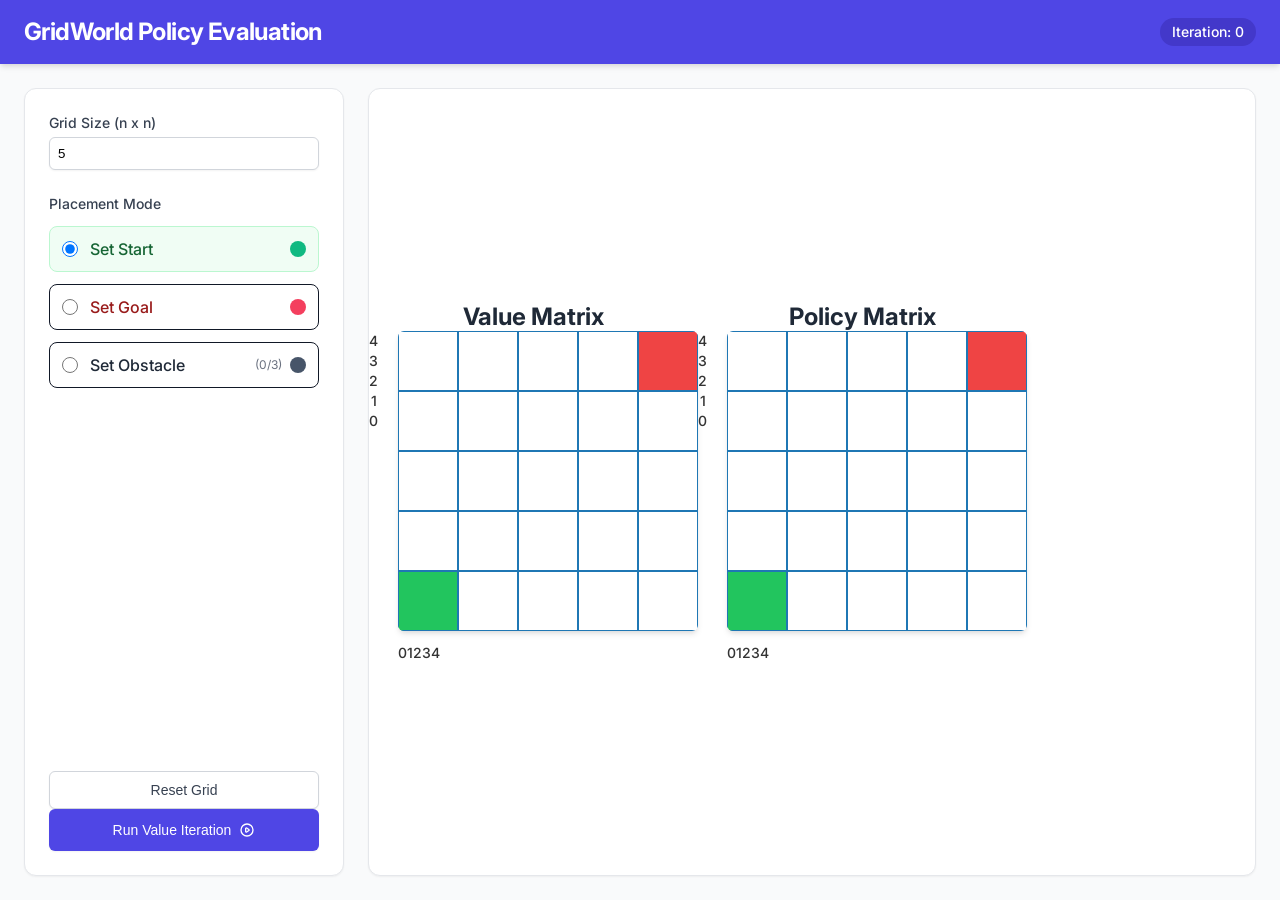
<file: index.html>
<!DOCTYPE html>
<html lang="en">

<head>
    <meta charset="UTF-8">
    <meta name="viewport" content="width=device-width, initial-scale=1.0">
    <title>GridWorld Policy Evaluation System</title>
    <!-- Link to local static files for Github Pages -->
    <link rel="stylesheet" href="static/style.css">
    <!-- Load Google Fonts -->
    <link rel="preconnect" href="https://fonts.googleapis.com">
    <link rel="preconnect" href="https://fonts.gstatic.com" crossorigin>
    <link href="https://fonts.googleapis.com/css2?family=Inter:wght@400;500;600;700&display=swap" rel="stylesheet">
</head>

<body>
    <div class="h-screen bg-gray-50 text-gray-900 flex flex-col font-sans">
        <!-- Header -->
        <header class="bg-indigo-600 text-white shadow-md py-4 px-6 flex justify-between items-center">
            <h1 class="text-2xl font-bold tracking-tight">GridWorld Policy Evaluation</h1>
            <div class="flex items-center gap-4">
                <span id="convergence-msg"
                    class="text-sm font-medium bg-indigo-800 px-3 py-1 rounded-full opacity-0 transition-opacity">Not
                    Converged</span>
                <span id="iteration-count" class="text-sm font-medium bg-indigo-700 px-3 py-1 rounded-full">Iteration:
                    0</span>
            </div>
        </header>

        <!-- Main Content -->
        <main class="flex-grow flex p-6 gap-6">

            <!-- Controls Sidebar -->
            <aside class="w-80 bg-white rounded-xl shadow-sm border border-gray-200 p-6 flex flex-col gap-6">

                <!-- Grid Dimensions -->
                <div class="form-group">
                    <label for="grid-size" class="block text-sm font-medium text-gray-700 mb-1">Grid Size (n x
                        n)</label>
                    <input type="number" id="grid-size" min="5" max="9" value="5"
                        class="w-full rounded-md border-gray-300 shadow-sm focus:border-indigo-500 focus:ring-indigo-500 sm:text-sm p-2 border">
                </div>

                <!-- Entity Selection Mode -->
                <div class="mode-selection space-y-3">
                    <h3 class="text-sm font-medium text-gray-700">Placement Mode</h3>

                    <label
                        class="flex items-center p-3 border rounded-lg cursor-pointer hover:bg-gray-50 transition-colors bg-green-50 border-green-200"
                        id="mode-start-label">
                        <input type="radio" name="placement-mode" value="start" checked
                            class="h-4 w-4 text-green-600 focus:ring-green-500">
                        <span class="ml-3 font-medium text-green-800 flex-grow">Set Start</span>
                        <div class="w-4 h-4 rounded-full bg-emerald-500"></div>
                    </label>

                    <label
                        class="flex items-center p-3 border rounded-lg cursor-pointer hover:bg-gray-50 transition-colors"
                        id="mode-goal-label">
                        <input type="radio" name="placement-mode" value="goal"
                            class="h-4 w-4 text-red-600 focus:ring-red-500">
                        <span class="ml-3 font-medium text-red-800 flex-grow">Set Goal</span>
                        <div class="w-4 h-4 rounded-full bg-rose-500"></div>
                    </label>

                    <label
                        class="flex items-center p-3 border rounded-lg cursor-pointer hover:bg-gray-50 transition-colors"
                        id="mode-obstacle-label">
                        <input type="radio" name="placement-mode" value="obstacle"
                            class="h-4 w-4 text-gray-600 focus:ring-gray-500">
                        <span class="ml-3 font-medium text-gray-800 flex-grow">Set Obstacle</span>
                        <span id="obstacle-counter" class="text-xs text-gray-500 mr-2">(0/3)</span>
                        <div class="w-4 h-4 rounded-full bg-slate-600"></div>
                    </label>
                </div>

                <div class="flex-grow"></div>

                <!-- Actions -->
                <div class="flex flex-col gap-3">
                    <button id="btn-reset"
                        class="w-full py-2 px-4 border border-gray-300 rounded-md shadow-sm text-sm font-medium text-gray-700 bg-white hover:bg-gray-50 focus:outline-none focus:ring-2 focus:ring-offset-2 focus:ring-indigo-500 transition-colors">
                        Reset Grid
                    </button>
                    <button id="btn-run"
                        class="w-full justify-center py-2.5 px-4 border border-transparent rounded-md shadow-sm text-sm font-medium text-white bg-indigo-600 hover:bg-indigo-700 focus:outline-none focus:ring-2 focus:ring-offset-2 focus:ring-indigo-500 transition-colors flex items-center gap-2">
                        <span>Run Value Iteration</span>
                        <svg class="h-4 w-4" fill="none" stroke="currentColor" viewBox="0 0 24 24">
                            <path stroke-linecap="round" stroke-linejoin="round" stroke-width="2"
                                d="M14.752 11.168l-3.197-2.132A1 1 0 0010 9.87v4.263a1 1 0 001.555.832l3.197-2.132a1 1 0 000-1.664z">
                            </path>
                            <path stroke-linecap="round" stroke-linejoin="round" stroke-width="2"
                                d="M21 12a9 9 0 11-18 0 9 9 0 0118 0z"></path>
                        </svg>
                    </button>
                </div>
            </aside>

            <!-- Grid Display -->
            <section
                class="flex-grow bg-white rounded-xl shadow-sm border border-gray-200 flex flex-col items-center justify-center p-8 overflow-hidden relative">

                <!-- Overlay loading spinner -->
                <div id="loading-overlay"
                    class="absolute inset-0 bg-white/80 backdrop-blur-sm flex flex-col items-center justify-center z-10 hidden">
                    <div class="animate-spin rounded-full h-12 w-12 border-b-2 border-indigo-600 mb-4"></div>
                    <p class="text-indigo-800 font-medium">Running value iteration...</p>
                </div>

                <div class="w-full flex justify-around items-center h-full">
                    <!-- Value Matrix Container -->
                    <div class="matrix-wrapper flex flex-col items-center">
                        <h2 class="text-lg font-semibold text-gray-800 mb-6">Value Matrix</h2>
                        <div class="flex">
                            <!-- Y-axis values -->
                            <div class="y-axis flex flex-col justify-around text-sm text-gray-800 font-medium font-mono"
                                style="margin-right: 12px;" id="value-y-axis"></div>
                            <div class="flex flex-col">
                                <div id="value-grid-container"
                                    class="grid select-none shadow-md overflow-hidden rounded-md matrix-grid bg-white border-l border-t border-blue-500">
                                    <!-- Grid cells will be generated here -->
                                </div>
                                <!-- X-axis values -->
                                <div class="x-axis flex justify-around text-sm text-gray-800 font-medium font-mono w-full"
                                    style="margin-top: 8px;" id="value-x-axis"></div>
                            </div>
                        </div>
                    </div>

                    <!-- Divider -->
                    <div class="h-full border-r-2 border-gray-200 mx-4"></div>

                    <!-- Policy Matrix Container -->
                    <div class="matrix-wrapper flex flex-col items-center">
                        <h2 class="text-lg font-semibold text-gray-800 mb-6">Policy Matrix</h2>
                        <div class="flex">
                            <!-- Y-axis values -->
                            <div class="y-axis flex flex-col justify-around text-sm text-gray-800 font-medium font-mono"
                                style="margin-right: 12px;" id="policy-y-axis"></div>
                            <div class="flex flex-col">
                                <div id="policy-grid-container"
                                    class="grid select-none shadow-md overflow-hidden rounded-md matrix-grid bg-white border-l border-t border-blue-500">
                                    <!-- Grid cells will be generated here -->
                                </div>
                                <!-- X-axis values -->
                                <div class="x-axis flex justify-around text-sm text-gray-800 font-medium font-mono w-full"
                                    style="margin-top: 8px;" id="policy-x-axis"></div>
                            </div>
                        </div>
                    </div>
                </div>
            </section>
        </main>
    </div>

    <!-- Link to local script -->
    <script src="static/script.js"></script>
</body>

</html>
</file>
<file: static/style.css>
/* Custom base styles mapping pseudo-tailwind utility classes */
*,
*::before,
*::after {
    box-sizing: border-box;
    margin: 0;
    padding: 0;
}

body {
    font-family: 'Inter', -apple-system, BlinkMacSystemFont, "Segoe UI", Roboto, Helvetica, Arial, sans-serif;
}

/* Utility classes simulation */
.h-screen {
    height: 100vh;
}

.bg-gray-50 {
    background-color: #f9fafb;
}

.text-gray-900 {
    color: #111827;
}

.flex {
    display: flex;
}

.flex-col {
    flex-direction: column;
}

.justify-between {
    justify-content: space-between;
}

.items-center {
    align-items: center;
}

.justify-center {
    justify-content: center;
}

.bg-indigo-600 {
    background-color: #4f46e5;
}

.text-white {
    color: #ffffff;
}

.shadow-md {
    box-shadow: 0 4px 6px -1px rgba(0, 0, 0, 0.1), 0 2px 4px -1px rgba(0, 0, 0, 0.06);
}

.py-4 {
    padding-top: 1rem;
    padding-bottom: 1rem;
}

.px-6 {
    padding-left: 1.5rem;
    padding-right: 1.5rem;
}

.text-2xl {
    font-size: 1.5rem;
    line-height: 2rem;
}

.font-bold {
    font-weight: 700;
}

.tracking-tight {
    letter-spacing: -0.025em;
}

.gap-4 {
    gap: 1rem;
}

.text-sm {
    font-size: 0.875rem;
    line-height: 1.25rem;
}

.font-medium {
    font-weight: 500;
}

.bg-indigo-800 {
    background-color: #3730a3;
}

.bg-indigo-700 {
    background-color: #4338ca;
}

.px-3 {
    padding-left: 0.75rem;
    padding-right: 0.75rem;
}

.py-1 {
    padding-top: 0.25rem;
    padding-bottom: 0.25rem;
}

.rounded-full {
    border-radius: 9999px;
}

.opacity-0 {
    opacity: 0;
}

.transition-opacity {
    transition-property: opacity;
    transition-timing-function: cubic-bezier(0.4, 0, 0.2, 1);
    transition-duration: 150ms;
}

.flex-grow {
    flex-grow: 1;
}

.p-6 {
    padding: 1.5rem;
}

.gap-6 {
    gap: 1.5rem;
}

.w-80 {
    width: 20rem;
}

.bg-white {
    background-color: #ffffff;
}

.rounded-xl {
    border-radius: 0.75rem;
}

.shadow-sm {
    box-shadow: 0 1px 2px 0 rgba(0, 0, 0, 0.05);
}

.border {
    border-width: 1px;
    border-style: solid;
}

.border-gray-200 {
    border-color: #e5e7eb;
}

.block {
    display: block;
}

.text-gray-700 {
    color: #374151;
}

.mb-1 {
    margin-bottom: 0.25rem;
}

.w-full {
    width: 100%;
}

.rounded-md {
    border-radius: 0.375rem;
}

.border-gray-300 {
    border-color: #d1d5db;
}

.p-2 {
    padding: 0.5rem;
}

.space-y-3> :not([hidden])~ :not([hidden]) {
    margin-top: 0.75rem;
    margin-bottom: 0;
}

.p-3 {
    padding: 0.75rem;
}

.rounded-lg {
    border-radius: 0.5rem;
}

.cursor-pointer {
    cursor: pointer;
}

.hover\:bg-gray-50:hover {
    background-color: #f9fafb;
}

.transition-colors {
    transition-property: background-color, border-color, color, fill, stroke;
    transition-timing-function: cubic-bezier(0.4, 0, 0.2, 1);
    transition-duration: 200ms;
}

.bg-green-50 {
    background-color: #f0fdf4;
}

.border-green-200 {
    border-color: #bbf7d0;
}

.h-4 {
    height: 1rem;
}

.w-4 {
    width: 1rem;
}

.text-green-600 {
    color: #16a34a;
}

.ml-3 {
    margin-left: 0.75rem;
}

.text-green-800 {
    color: #166534;
}

.bg-emerald-500 {
    background-color: #10b981;
}

.text-red-600 {
    color: #dc2626;
}

.text-red-800 {
    color: #991b1b;
}

.bg-rose-500 {
    background-color: #f43f5e;
}

.text-gray-600 {
    color: #4b5563;
}

.text-gray-800 {
    color: #1f2937;
}

.bg-slate-600 {
    background-color: #475569;
}

.text-xs {
    font-size: 0.75rem;
    line-height: 1rem;
}

.text-gray-500 {
    color: #6b7280;
}

.mr-2 {
    margin-right: 0.5rem;
}

.py-2 {
    padding-top: 0.5rem;
    padding-bottom: 0.5rem;
}

.px-4 {
    padding-left: 1rem;
    padding-right: 1rem;
}

.focus\:outline-none:focus {
    outline: 2px solid transparent;
    outline-offset: 2px;
}

.py-2\.5 {
    padding-top: 0.625rem;
    padding-bottom: 0.625rem;
}

.border-transparent {
    border-color: transparent;
}

.hover\:bg-indigo-700:hover {
    background-color: #4338ca;
}

.gap-2 {
    gap: 0.5rem;
}

.overflow-hidden {
    overflow: hidden;
}

.relative {
    position: relative;
}

.absolute {
    position: absolute;
}

.inset-0 {
    top: 0;
    right: 0;
    bottom: 0;
    left: 0;
}

.bg-white\/80 {
    background-color: rgba(255, 255, 255, 0.8);
}

.backdrop-blur-sm {
    backdrop-filter: blur(4px);
}

.z-10 {
    z-index: 10;
}

.hidden {
    display: none;
}

.animate-spin {
    animation: spin 1s linear infinite;
}

.border-b-2 {
    border-bottom-width: 2px;
}

.mb-4 {
    margin-bottom: 1rem;
}

.text-indigo-800 {
    color: #3730a3;
}

.grid {
    display: grid;
}

.select-none {
    user-select: none;
}

.bg-gray-100 {
    background-color: #f3f4f6;
}

.max-h-full {
    max-height: 100%;
}

.max-w-full {
    max-width: 100%;
}

.aspect-square {
    aspect-ratio: 1 / 1;
}

@keyframes spin {
    to {
        transform: rotate(360deg);
    }
}

/* Base interactive components */
button {
    cursor: pointer;
}

/* Grid Cell Styling */
.grid-cell {
    background-color: white;
    border-radius: 0;
    position: relative;
    cursor: pointer;
    transition: all 0.2s cubic-bezier(0.4, 0, 0.2, 1);
    display: flex;
    align-items: center;
    justify-content: center;
    box-shadow: none;
    border: 1px solid #1f77b4;
}

.grid-cell:hover {
    background-color: #f0f8ff;
    /* Light blue highlight */
    z-index: 5;
}

.grid-cell:active {
    transform: translateY(0);
}

/* Matrix layout styles */
.matrix-grid {
    border-collapse: collapse;
}

.grid-cell {
    background-color: white;
    position: relative;
    cursor: pointer;
    display: flex;
    align-items: center;
    justify-content: center;
    border-right: 1px solid #1f77b4;
    border-bottom: 1px solid #1f77b4;
    transition: background-color 0.1s;
    width: 60px;
    height: 60px;
}

.grid-cell:hover {
    background-color: #f0f8ff;
    /* Light blue highlight */
}

/* Cell States */
.cell-start {
    background-color: #22c55e !important;
    /* Green */
    color: white !important;
}

.cell-goal {
    background-color: #ef4444 !important;
    /* Red */
    color: white !important;
}

.cell-path {
    background-color: #81c784 !important;
    /* Green */
}

/* Updated Obstacle Style: Solid grey */
.cell-obstacle {
    background-color: grey !important;
    border-right: 1px solid #1f77b4 !important;
    border-bottom: 1px solid #1f77b4 !important;
}

/* Value overlay */
.cell-value {
    font-size: 0.85rem;
    font-weight: 500;
    color: #333;
    pointer-events: none;
}

/* Arrow overlay */
.cell-arrow {
    font-size: 1.5rem;
    font-weight: bold;
    color: #000;
    pointer-events: none;
    line-height: 1;
}

/* Axes styles */
.y-axis {
    text-align: right;
    padding-right: 8px;
}

.x-axis {
    padding-top: 4px;
}

.y-axis div,
.x-axis div {
    display: flex;
    justify-content: center;
    align-items: center;
    color: #333;
}


/* Animations */
@keyframes popIn {
    0% {
        transform: scale(0.8);
        opacity: 0;
    }

    50% {
        transform: scale(1.05);
    }

    100% {
        transform: scale(1);
        opacity: 1;
    }
}

.cell-pop {
    animation: popIn 0.3s cubic-bezier(0.175, 0.885, 0.32, 1.275) forwards;
}

/* Show/hide utility specifically attached to DOM manipulation */
.show {
    display: flex !important;
}

.fade-in {
    opacity: 1 !important;
}
</file>
